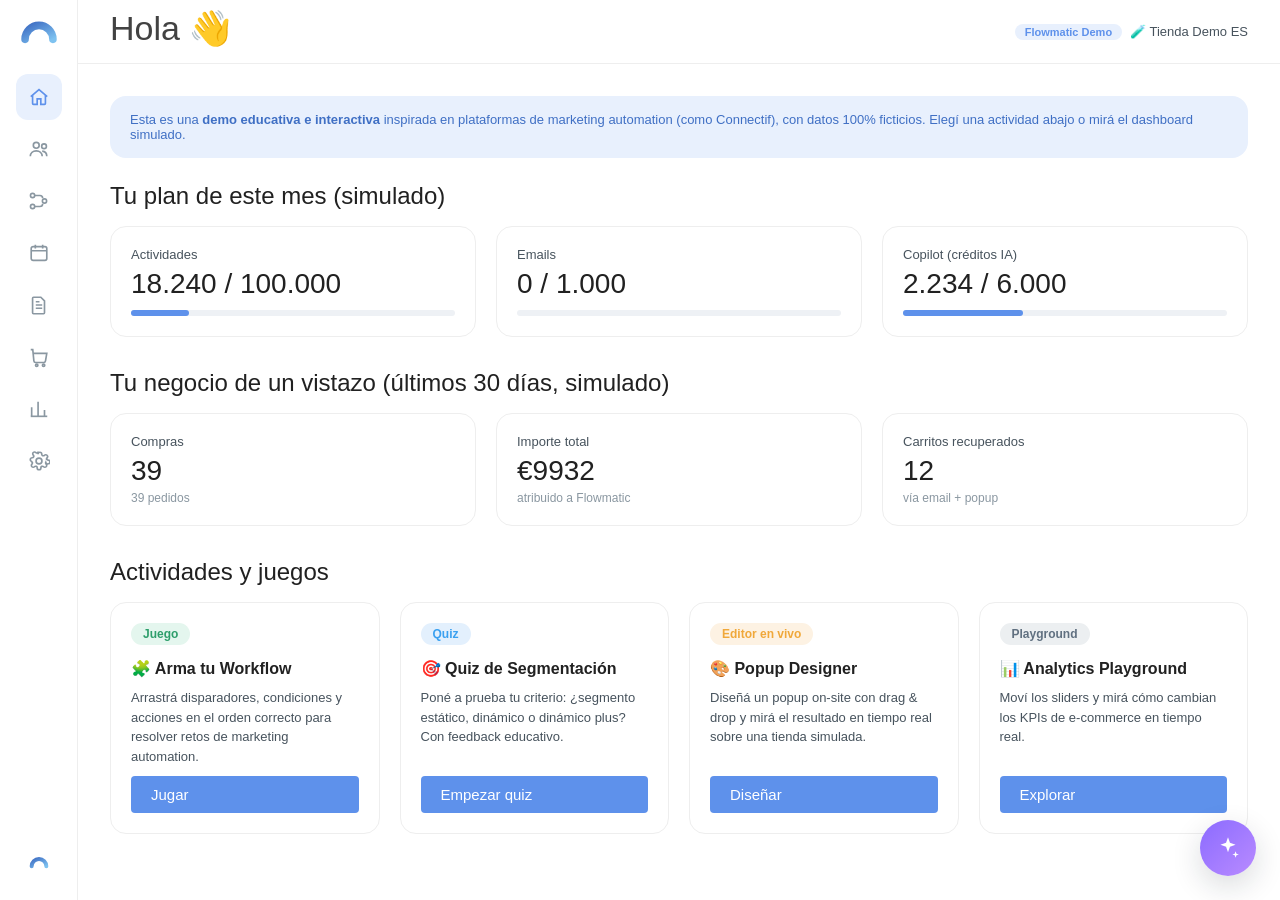
<file: index.html>
<!DOCTYPE html>
<html lang="es">
<head>
<meta charset="UTF-8" />
<meta name="viewport" content="width=device-width, initial-scale=1.0" />
<title>Flowmatic Demo — Dashboard</title>
<link rel="stylesheet" href="tokens.css" />
<link rel="stylesheet" href="layout.css" />
<link rel="stylesheet" href="components.css" />
<style>
  .hero { display: flex; align-items: center; justify-content: space-between; margin-bottom: 8px; }
  .store-pill { display: flex; align-items: center; gap: 8px; font-size: 13px; color: var(--color-text-body); }
  .plan-usage { display: flex; gap: 16px; margin-bottom: 8px; }
  .activities-grid { display: grid; grid-template-columns: repeat(auto-fit, minmax(230px, 1fr)); gap: 20px; margin-top: 16px; }
  .activity-card { display: flex; flex-direction: column; gap: 10px; }
  .activity-card h3 { font-size: 16px; color: var(--color-text-heading); }
  .activity-card p { font-size: 13px; color: var(--color-text-body); line-height: 1.5; flex: 1; }
  .tag-row { display:flex; gap:6px; flex-wrap: wrap; margin-bottom: 4px; }
  .note-banner {
    background: var(--color-primary-light); border-radius: var(--radius-card);
    padding: 16px 20px; font-size: 13px; color: var(--color-primary-dark); margin-bottom: 24px;
  }
</style>
</head>
<body>
  <div class="app-shell">
    <aside class="sidebar" id="sidebar-root"></aside>

    <main class="main">
      <header class="topbar">
        <div class="hero">
          <h1 class="page-title" style="margin-bottom:0;">Hola 👋</h1>
        </div>
        <div class="store-pill">
          <span class="badge">Flowmatic Demo</span>
          <span>🧪 Tienda Demo ES</span>
        </div>
      </header>

      <div class="content">
        <div class="note-banner">
          Esta es una <strong>demo educativa e interactiva</strong> inspirada en plataformas de marketing automation
          (como Connectif), con datos 100% ficticios. Elegí una actividad abajo o mirá el dashboard simulado.
        </div>

        <h2 class="section-title" style="margin-top:0;">Tu plan de este mes (simulado)</h2>
        <div class="grid grid--3">
          <div class="card kpi-card">
            <div class="kpi-label">Actividades</div>
            <div class="kpi-value" id="kpi-activities">—</div>
            <progress id="kpi-activities-bar" value="18" max="100"></progress>
          </div>
          <div class="card kpi-card">
            <div class="kpi-label">Emails</div>
            <div class="kpi-value" id="kpi-emails">—</div>
            <progress id="kpi-emails-bar" value="0" max="100"></progress>
          </div>
          <div class="card kpi-card">
            <div class="kpi-label">Copilot (créditos IA)</div>
            <div class="kpi-value" id="kpi-copilot">—</div>
            <progress id="kpi-copilot-bar" value="37" max="100"></progress>
          </div>
        </div>

        <h2 class="section-title">Tu negocio de un vistazo (últimos 30 días, simulado)</h2>
        <div class="grid grid--3" id="business-kpis"></div>

        <h2 class="section-title">Actividades y juegos</h2>
        <div class="activities-grid">
          <div class="card activity-card">
            <div class="tag-row"><span class="chip chip--active">Juego</span></div>
            <h3>🧩 Arma tu Workflow</h3>
            <p>Arrastrá disparadores, condiciones y acciones en el orden correcto para resolver retos de marketing automation.</p>
            <a class="btn btn--primary" href="workflow-lab.html">Jugar</a>
          </div>
          <div class="card activity-card">
            <div class="tag-row"><span class="chip chip--scheduled">Quiz</span></div>
            <h3>🎯 Quiz de Segmentación</h3>
            <p>Poné a prueba tu criterio: ¿segmento estático, dinámico o dinámico plus? Con feedback educativo.</p>
            <a class="btn btn--primary" href="segment-quiz.html">Empezar quiz</a>
          </div>
          <div class="card activity-card">
            <div class="tag-row"><span class="chip chip--warning">Editor en vivo</span></div>
            <h3>🎨 Popup Designer</h3>
            <p>Diseñá un popup on-site con drag & drop y mirá el resultado en tiempo real sobre una tienda simulada.</p>
            <a class="btn btn--primary" href="popup-designer.html">Diseñar</a>
          </div>
          <div class="card activity-card">
            <div class="tag-row"><span class="chip chip--draft">Playground</span></div>
            <h3>📊 Analytics Playground</h3>
            <p>Moví los sliders y mirá cómo cambian los KPIs de e-commerce en tiempo real.</p>
            <a class="btn btn--primary" href="analytics-playground.html">Explorar</a>
          </div>
        </div>
      </div>
    </main>
  </div>

  <script src="icons.js"></script>
  <script src="fake-data.js"></script>
  <script src="app.js"></script>
  <script>
    initShell({ base: "", active: "home" });

    document.getElementById("kpi-activities").textContent = "18.240 / 100.000";
    document.getElementById("kpi-emails").textContent = "0 / 1.000";
    document.getElementById("kpi-copilot").textContent = "2.234 / 6.000";

    const kpis = fakeKpis(Date.now() % 50);
    const box = document.getElementById("business-kpis");
    const items = [
      { label: "Compras", value: kpis.purchases, sub: `${kpis.purchases} pedidos` },
      { label: "Importe total", value: `€${Number(kpis.purchaseAmount).toLocaleString("es-ES")}`, sub: "atribuido a Flowmatic" },
      { label: "Carritos recuperados", value: kpis.recoveredCarts, sub: "vía email + popup" },
    ];
    box.innerHTML = items.map((it) => `
      <div class="card kpi-card">
        <div class="kpi-label">${it.label}</div>
        <div class="kpi-value">${it.value}</div>
        <div class="kpi-sub">${it.sub}</div>
      </div>
    `).join("");
  </script>
</body>
</html>
</file>
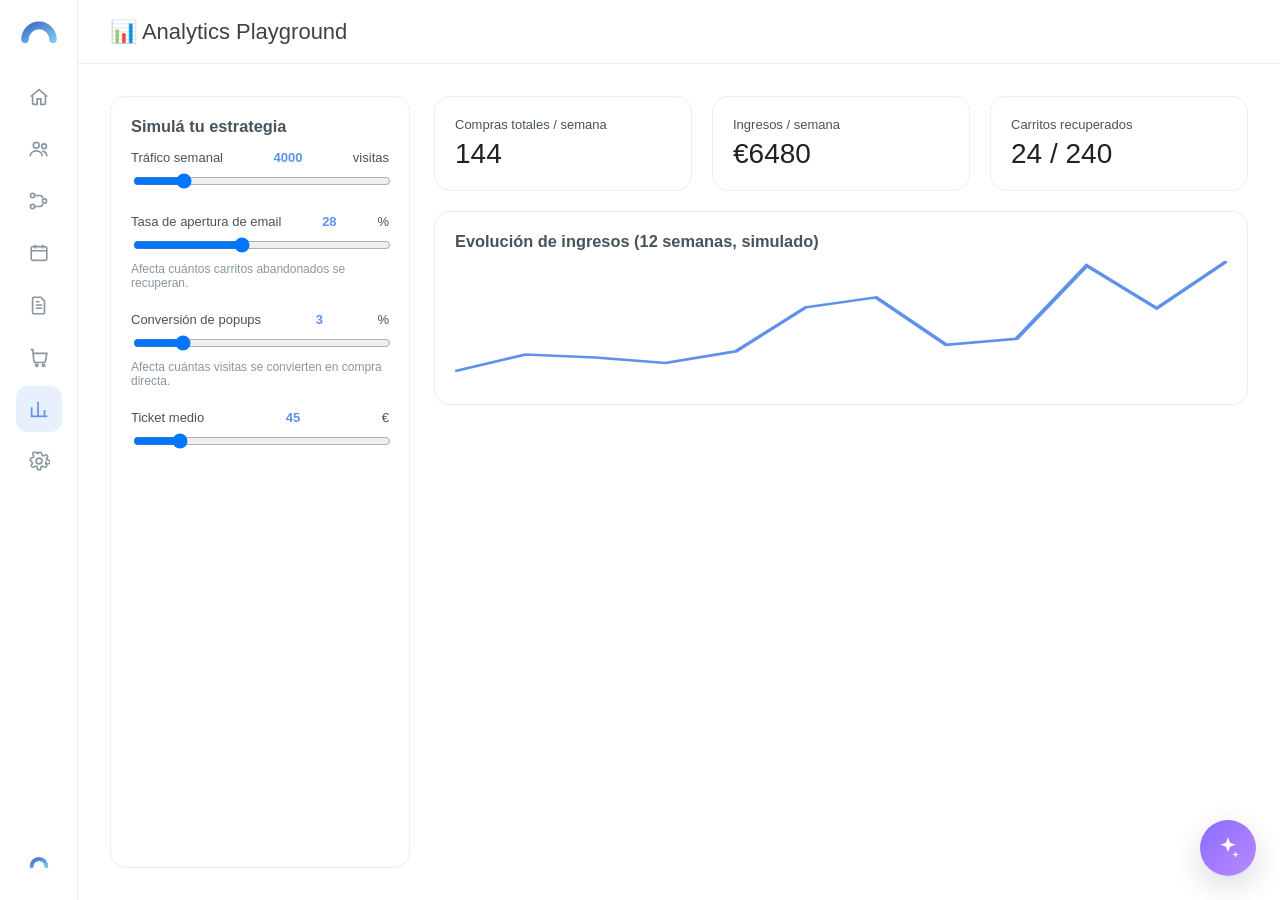
<file: analytics-playground.html>
<!DOCTYPE html>
<html lang="es">
<head>
<meta charset="UTF-8" />
<meta name="viewport" content="width=device-width, initial-scale=1.0" />
<title>Flowmatic Demo — Analytics Playground</title>
<link rel="stylesheet" href="tokens.css" />
<link rel="stylesheet" href="layout.css" />
<link rel="stylesheet" href="components.css" />
<style>
  .ap-layout { display: grid; grid-template-columns: 300px 1fr; gap: 24px; }
  @media (max-width: 900px) { .ap-layout { grid-template-columns: 1fr; } }
  .ap-slider-row { margin-bottom: 22px; }
  .ap-slider-row label { display: flex; justify-content: space-between; font-size: 13px; margin-bottom: 6px; color: var(--color-text-body); }
  .ap-slider-row output { color: var(--color-primary); font-weight: 600; }
  .ap-slider-row input[type="range"] { width: 100%; }
  .ap-chart { width: 100%; height: 120px; }
  .ap-chart path { fill: none; stroke: var(--color-primary); stroke-width: 2.5; }
  .ap-explain { font-size: 12px; color: var(--color-text-muted); margin-top: 6px; }
</style>
</head>
<body>
  <div class="app-shell">
    <aside class="sidebar" id="sidebar-root"></aside>
    <main class="main">
      <header class="topbar">
        <h1 class="page-title" style="margin:0; font-size:22px;">📊 Analytics Playground</h1>
      </header>
      <div class="content ap-layout">
        <div class="card">
          <h3 style="margin-bottom:14px;">Simulá tu estrategia</h3>
          <div class="ap-slider-row">
            <label>Tráfico semanal <output id="out-traffic">4.000</output> visitas</label>
            <input type="range" id="in-traffic" min="500" max="20000" step="100" value="4000" />
          </div>
          <div class="ap-slider-row">
            <label>Tasa de apertura de email <output id="out-open">28</output>%</label>
            <input type="range" id="in-open" min="5" max="60" step="1" value="28" />
            <div class="ap-explain">Afecta cuántos carritos abandonados se recuperan.</div>
          </div>
          <div class="ap-slider-row">
            <label>Conversión de popups <output id="out-popup">3</output>%</label>
            <input type="range" id="in-popup" min="0.5" max="15" step="0.5" value="3" />
            <div class="ap-explain">Afecta cuántas visitas se convierten en compra directa.</div>
          </div>
          <div class="ap-slider-row">
            <label>Ticket medio <output id="out-ticket">45</output>€</label>
            <input type="range" id="in-ticket" min="15" max="200" step="5" value="45" />
          </div>
        </div>

        <div>
          <div class="grid grid--3" id="ap-kpis"></div>
          <div class="card" style="margin-top:20px;">
            <h3 style="margin-bottom:10px;">Evolución de ingresos (12 semanas, simulado)</h3>
            <svg class="ap-chart" id="ap-svg" viewBox="0 0 400 120" preserveAspectRatio="none"></svg>
          </div>
        </div>
      </div>
    </main>
  </div>

  <script src="icons.js"></script>
  <script src="app.js"></script>
  <script src="fake-data.js"></script>
  <script src="analytics-playground.js"></script>
  <script>initShell({ base: "", active: "analytics" });</script>
</body>
</html>
</file>
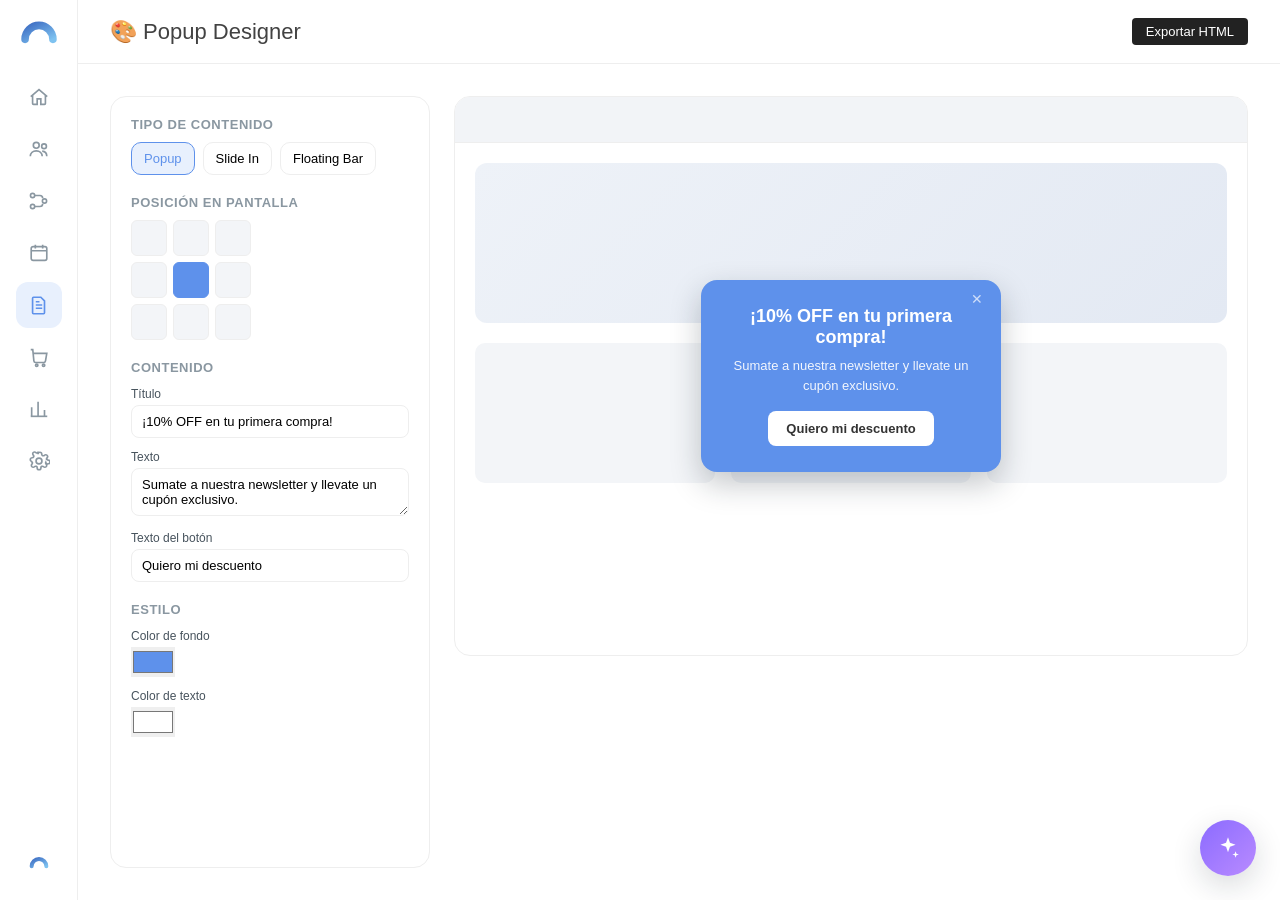
<file: popup-designer.html>
<!DOCTYPE html>
<html lang="es">
<head>
<meta charset="UTF-8" />
<meta name="viewport" content="width=device-width, initial-scale=1.0" />
<title>Flowmatic Demo — Popup Designer</title>
<link rel="stylesheet" href="tokens.css" />
<link rel="stylesheet" href="layout.css" />
<link rel="stylesheet" href="components.css" />
<link rel="stylesheet" href="popup-designer.css" />
</head>
<body>
  <div class="app-shell">
    <aside class="sidebar" id="sidebar-root"></aside>
    <main class="main">
      <header class="topbar">
        <h1 class="page-title" style="margin:0; font-size:22px;">🎨 Popup Designer</h1>
        <button class="btn btn--dark btn--sm" id="export-btn">Exportar HTML</button>
      </header>
      <div class="content pd-layout">
        <div class="card pd-controls">
          <h3 class="pd-h3">Tipo de contenido</h3>
          <div class="pd-type-row" id="type-row">
            <button class="pd-type-btn active" data-type="popup">Popup</button>
            <button class="pd-type-btn" data-type="slidein">Slide In</button>
            <button class="pd-type-btn" data-type="floatingbar">Floating Bar</button>
          </div>

          <h3 class="pd-h3">Posición en pantalla</h3>
          <div class="pd-grid-position" id="position-grid">
            <button class="pd-pos-btn" data-pos="tl"></button>
            <button class="pd-pos-btn" data-pos="tc"></button>
            <button class="pd-pos-btn" data-pos="tr"></button>
            <button class="pd-pos-btn" data-pos="cl"></button>
            <button class="pd-pos-btn active" data-pos="c"></button>
            <button class="pd-pos-btn" data-pos="cr"></button>
            <button class="pd-pos-btn" data-pos="bl"></button>
            <button class="pd-pos-btn" data-pos="bc"></button>
            <button class="pd-pos-btn" data-pos="br"></button>
          </div>

          <h3 class="pd-h3">Contenido</h3>
          <label class="pd-label">Título</label>
          <input class="pd-input" id="input-title" value="¡10% OFF en tu primera compra!" />
          <label class="pd-label">Texto</label>
          <textarea class="pd-input" id="input-body" rows="2">Sumate a nuestra newsletter y llevate un cupón exclusivo.</textarea>
          <label class="pd-label">Texto del botón</label>
          <input class="pd-input" id="input-button" value="Quiero mi descuento" />

          <h3 class="pd-h3">Estilo</h3>
          <label class="pd-label">Color de fondo</label>
          <input class="pd-color" type="color" id="input-bgcolor" value="#5e91eb" />
          <label class="pd-label">Color de texto</label>
          <input class="pd-color" type="color" id="input-textcolor" value="#ffffff" />
        </div>

        <div class="pd-preview-wrap">
          <div class="pd-store-mock">
            <div class="pd-store-topbar"></div>
            <div class="pd-store-hero"></div>
            <div class="pd-store-grid">
              <div class="pd-store-product"></div>
              <div class="pd-store-product"></div>
              <div class="pd-store-product"></div>
            </div>
            <div id="popup-preview" class="pd-content pd-content--popup pd-pos-c">
              <button class="pd-content__close">✕</button>
              <div class="pd-content__title" id="preview-title"></div>
              <div class="pd-content__body" id="preview-body"></div>
              <button class="pd-content__cta" id="preview-button"></button>
            </div>
          </div>
        </div>
      </div>
    </main>
  </div>

  <textarea id="export-output" style="display:none;"></textarea>

  <script src="icons.js"></script>
  <script src="app.js"></script>
  <script src="popup-designer.js"></script>
  <script>initShell({ base: "", active: "content" });</script>
</body>
</html>
</file>
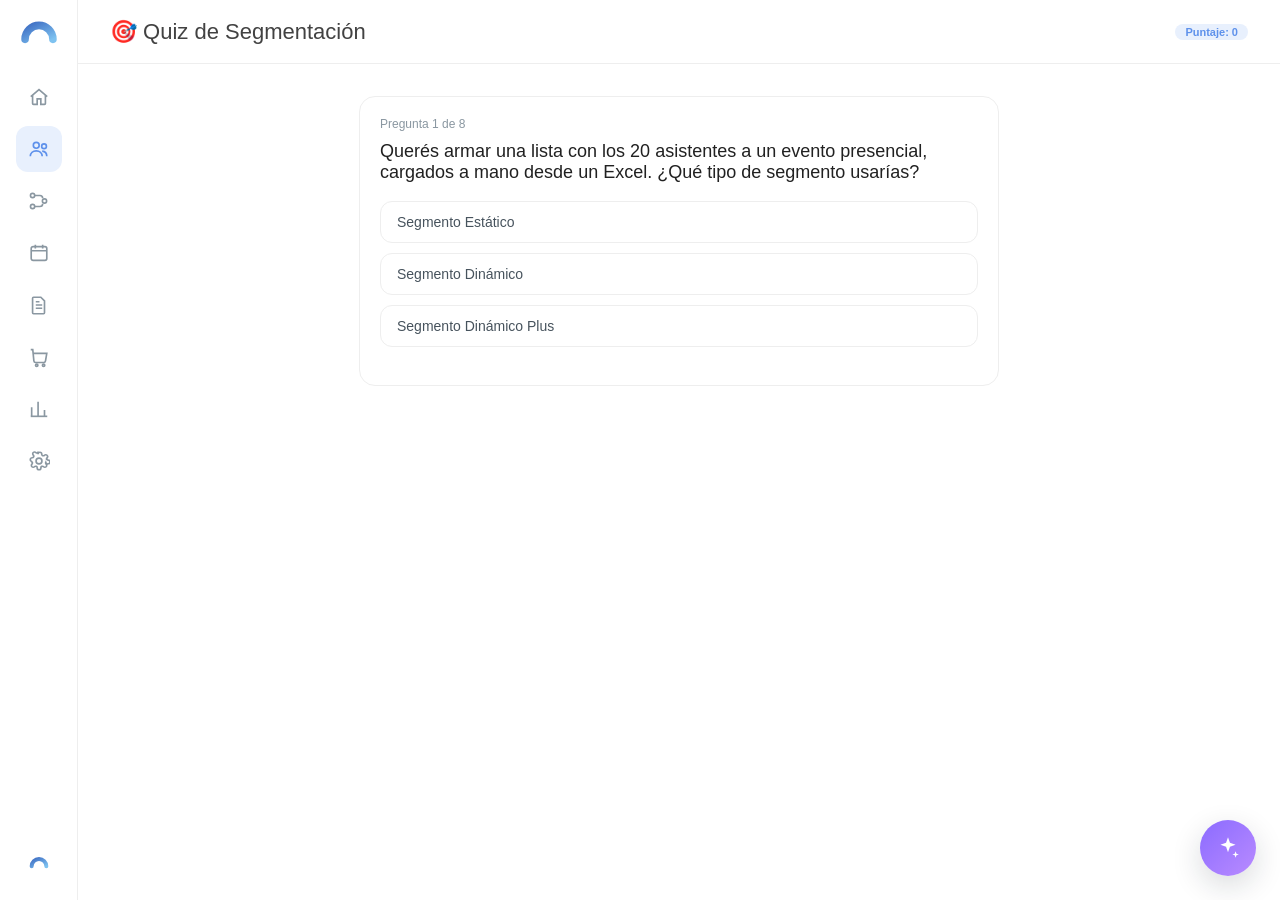
<file: segment-quiz.html>
<!DOCTYPE html>
<html lang="es">
<head>
<meta charset="UTF-8" />
<meta name="viewport" content="width=device-width, initial-scale=1.0" />
<title>Flowmatic Demo — Quiz de Segmentación</title>
<link rel="stylesheet" href="tokens.css" />
<link rel="stylesheet" href="layout.css" />
<link rel="stylesheet" href="components.css" />
<style>
  .quiz-card { max-width: 640px; margin: 0 auto; }
  .quiz-progress { font-size: 12px; color: var(--color-text-muted); margin-bottom: 10px; }
  .quiz-question { font-size: 18px; color: var(--color-text-heading); margin-bottom: 18px; }
  .quiz-options { display: flex; flex-direction: column; gap: 10px; margin-bottom: 18px; }
  .quiz-option {
    text-align: left; padding: 12px 16px; border-radius: 12px; border: 1.5px solid var(--color-border);
    background: #fff; cursor: pointer; font-family: var(--font-base); font-size: 14px; color: var(--color-text-body);
  }
  .quiz-option:hover { border-color: var(--color-primary); }
  .quiz-option.correct { border-color: var(--color-success); background: var(--color-success-bg); }
  .quiz-option.incorrect { border-color: var(--color-danger); background: var(--color-danger-bg); }
  .quiz-explain { font-size: 13px; background: var(--color-bg-soft); padding: 12px 16px; border-radius: 12px; margin-bottom: 18px; display:none; }
  .quiz-final { text-align: center; }
  .quiz-final .big-score { font-size: 42px; color: var(--color-primary); }
</style>
</head>
<body>
  <div class="app-shell">
    <aside class="sidebar" id="sidebar-root"></aside>
    <main class="main">
      <header class="topbar">
        <h1 class="page-title" style="margin:0; font-size:22px;">🎯 Quiz de Segmentación</h1>
        <div id="score-pill" class="badge">Puntaje: 0</div>
      </header>
      <div class="content">
        <div class="card quiz-card" id="quiz-container"></div>
      </div>
    </main>
  </div>

  <script src="icons.js"></script>
  <script src="app.js"></script>
  <script src="segment-quiz.js"></script>
  <script>initShell({ base: "", active: "audience" });</script>
</body>
</html>
</file>
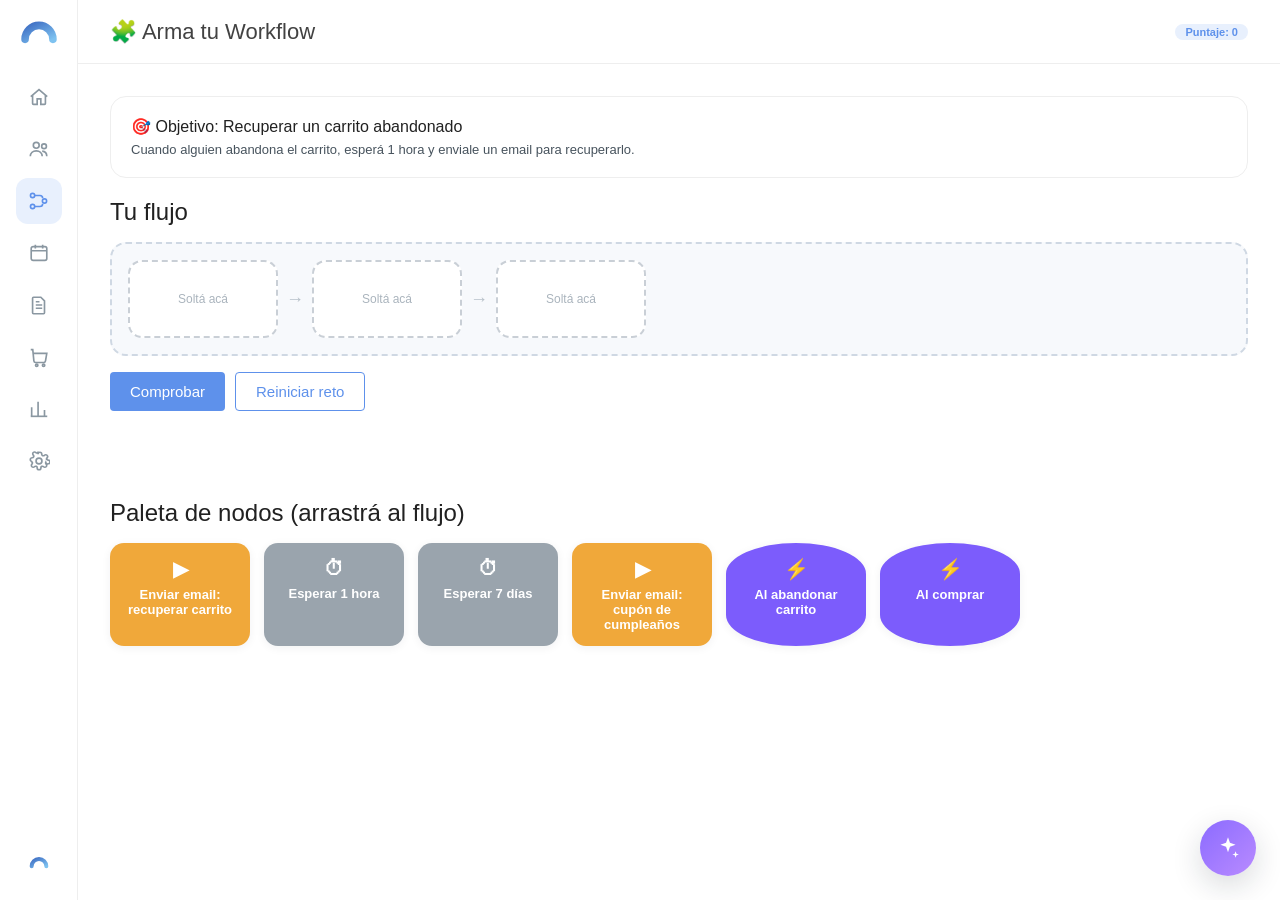
<file: workflow-lab.html>
<!DOCTYPE html>
<html lang="es">
<head>
<meta charset="UTF-8" />
<meta name="viewport" content="width=device-width, initial-scale=1.0" />
<title>Flowmatic Demo — Arma tu Workflow</title>
<link rel="stylesheet" href="tokens.css" />
<link rel="stylesheet" href="layout.css" />
<link rel="stylesheet" href="components.css" />
<link rel="stylesheet" href="workflow-lab.css" />
</head>
<body>
  <div class="app-shell">
    <aside class="sidebar" id="sidebar-root"></aside>
    <main class="main">
      <header class="topbar">
        <h1 class="page-title" style="margin:0; font-size:22px;">🧩 Arma tu Workflow</h1>
        <div id="score-pill" class="badge">Puntaje: 0</div>
      </header>
      <div class="content">
        <div class="card" style="margin-bottom:20px;">
          <div id="challenge-goal" style="font-size:16px; color:var(--color-text-heading); margin-bottom:6px;"></div>
          <div id="challenge-desc" style="font-size:13px; color:var(--color-text-body);"></div>
        </div>

        <h2 class="section-title" style="margin-top:0;">Tu flujo</h2>
        <div id="drop-track" class="drop-track"></div>
        <div style="display:flex; gap:10px; margin: 16px 0 32px;">
          <button class="btn btn--primary" id="check-btn">Comprobar</button>
          <button class="btn btn--ghost" id="reset-btn">Reiniciar reto</button>
          <button class="btn btn--dark" id="next-btn" style="display:none;">Siguiente reto →</button>
        </div>
        <div id="feedback"></div>

        <h2 class="section-title">Paleta de nodos (arrastrá al flujo)</h2>
        <div id="node-palette" class="node-palette"></div>
      </div>
    </main>
  </div>

  <script src="icons.js"></script>
  <script src="app.js"></script>
  <script src="workflow-lab.js"></script>
  <script>initShell({ base: "", active: "workflows" });</script>
</body>
</html>
</file>
<file: tokens.css>
/* =========================================================
   DESIGN TOKENS
   Inspirados en el panel real de Connectif (stage.connectif.cloud)
   Fuente: análisis de CSS computado, agosto 2026.
   ========================================================= */
:root {
  /* Color */
  --color-primary: #5e91eb;
  --color-primary-dark: #3f6fc4;
  --color-primary-light: #e8f0fd;
  --color-text-heading: #212121;
  --color-text-strong: #424242;
  --color-text-body: #47535d;
  --color-text-muted: #8a97a1;
  --color-bg: #ffffff;
  --color-bg-soft: #f7f9fc;
  --color-border: #eeeeee;
  --color-success: #2e9e6b;
  --color-success-bg: #e4f6ee;
  --color-warning: #f0a83a;
  --color-warning-bg: #fdf2e3;
  --color-danger: #e2574c;
  --color-danger-bg: #fceceb;
  --color-info: #3aa0f0;

  /* Copilot / AI theme (dark + purple) */
  --copilot-bg: #14121f;
  --copilot-bg-elevated: #1c1930;
  --copilot-accent: #8b6bff;
  --copilot-accent-2: #b98bff;
  --copilot-text: #f4f2ff;

  /* Node colors (workflow builder) */
  --node-trigger: #7c5cfc;
  --node-action-email: #f0a83a;
  --node-action-system: #9aa4ad;
  --node-action-web: #3aa0f0;
  --node-ecommerce: #8a5cf6;
  --node-condition-yes: #2e9e6b;
  --node-condition-no: #e2574c;

  /* Type */
  --font-base: "Source Sans Pro", "Segoe UI", Helvetica, Arial, sans-serif;
  --fs-body: 14px;
  --fs-h1: 34px;
  --fs-h2: 24px;
  --fs-h3: 18px;
  --fs-small: 12px;
  --fw-regular: 400;
  --fw-semibold: 600;
  --fw-bold: 700;

  /* Radius / shadow */
  --radius-card: 16px;
  --radius-btn: 4px;
  --radius-pill: 999px;
  --shadow-soft: 0 2px 10px rgba(20, 30, 45, 0.06);
  --shadow-float: 0 10px 30px rgba(20, 30, 45, 0.16);

  /* Layout */
  --sidebar-width: 78px;
  --topbar-height: 64px;
}
</file>
<file: layout.css>
* { box-sizing: border-box; }
html, body {
  margin: 0;
  padding: 0;
  font-family: var(--font-base);
  font-size: var(--fs-body);
  color: var(--color-text-body);
  background: var(--color-bg);
}

a { color: var(--color-primary); text-decoration: none; }
a:hover { text-decoration: underline; }

h1, h2, h3, p { margin: 0; }

.app-shell {
  display: flex;
  min-height: 100vh;
}

/* Sidebar */
.sidebar {
  width: var(--sidebar-width);
  flex-shrink: 0;
  background: #fff;
  border-right: 1px solid var(--color-border);
  display: flex;
  flex-direction: column;
  align-items: center;
  padding: 14px 0;
  position: sticky;
  top: 0;
  height: 100vh;
}

.sidebar__logo {
  width: 38px;
  height: 38px;
  margin-bottom: 22px;
}

.sidebar__nav {
  display: flex;
  flex-direction: column;
  gap: 6px;
  flex: 1;
}

.sidebar__item {
  width: 46px;
  height: 46px;
  border-radius: 12px;
  display: flex;
  align-items: center;
  justify-content: center;
  color: #8a97a1;
  cursor: pointer;
  transition: background 0.15s, color 0.15s;
  position: relative;
}

.sidebar__item svg { width: 22px; height: 22px; }

.sidebar__item:hover,
.sidebar__item.active {
  background: var(--color-primary-light);
  color: var(--color-primary);
}

.sidebar__item .tooltip {
  position: absolute;
  left: 56px;
  top: 50%;
  transform: translateY(-50%);
  background: #222;
  color: #fff;
  padding: 6px 10px;
  border-radius: 6px;
  font-size: 12px;
  white-space: nowrap;
  opacity: 0;
  pointer-events: none;
  transition: opacity 0.15s;
}
.sidebar__item:hover .tooltip { opacity: 1; }

.sidebar__footer {
  display: flex;
  flex-direction: column;
  align-items: center;
  gap: 10px;
}

/* Main content */
.main {
  flex: 1;
  min-width: 0;
  display: flex;
  flex-direction: column;
}

.topbar {
  height: var(--topbar-height);
  display: flex;
  align-items: center;
  justify-content: space-between;
  padding: 0 32px;
  border-bottom: 1px solid var(--color-border);
}

.content {
  padding: 32px;
  flex: 1;
}

.page-title {
  font-size: var(--fs-h1);
  font-weight: var(--fw-regular);
  color: var(--color-text-strong);
  margin-bottom: 24px;
}

.section-title {
  font-size: var(--fs-h2);
  font-weight: var(--fw-regular);
  color: var(--color-text-heading);
  margin: 32px 0 16px;
}

.grid {
  display: grid;
  gap: 20px;
}
.grid--3 { grid-template-columns: repeat(3, 1fr); }
.grid--2 { grid-template-columns: repeat(2, 1fr); }

@media (max-width: 900px) {
  .grid--3, .grid--2 { grid-template-columns: 1fr; }
  .sidebar { display: none; }
}

/* Copilot floating button + panel */
.copilot-fab {
  position: fixed;
  right: 24px;
  bottom: 24px;
  width: 56px;
  height: 56px;
  border-radius: 50%;
  background: linear-gradient(135deg, var(--copilot-accent), var(--copilot-accent-2));
  display: flex;
  align-items: center;
  justify-content: center;
  cursor: pointer;
  box-shadow: var(--shadow-float);
  z-index: 50;
  border: none;
}
.copilot-fab svg { width: 26px; height: 26px; color: #fff; }

.copilot-panel {
  position: fixed;
  right: 24px;
  bottom: 92px;
  width: 380px;
  max-height: 70vh;
  background: var(--copilot-bg);
  color: var(--copilot-text);
  border-radius: 20px;
  box-shadow: var(--shadow-float);
  display: none;
  flex-direction: column;
  overflow: hidden;
  z-index: 50;
  border: 1px solid rgba(139, 107, 255, 0.35);
}
.copilot-panel.open { display: flex; }

.copilot-panel__header {
  padding: 16px 18px;
  display: flex;
  align-items: center;
  justify-content: space-between;
  border-bottom: 1px solid rgba(255,255,255,0.08);
}
.copilot-panel__header strong {
  background: linear-gradient(90deg, var(--copilot-accent), var(--copilot-accent-2));
  -webkit-background-clip: text;
  background-clip: text;
  color: transparent;
  font-size: 18px;
}
.copilot-panel__close {
  background: none; border: none; color: #fff; opacity: 0.6; cursor: pointer; font-size: 18px;
}

.copilot-panel__body {
  padding: 16px 18px;
  overflow-y: auto;
  flex: 1;
  display: flex;
  flex-direction: column;
  gap: 10px;
}

.copilot-msg {
  padding: 10px 14px;
  border-radius: 14px;
  font-size: 13px;
  line-height: 1.5;
  max-width: 88%;
}
.copilot-msg--bot {
  background: var(--copilot-bg-elevated);
  align-self: flex-start;
}
.copilot-msg--user {
  background: linear-gradient(135deg, var(--copilot-accent), var(--copilot-accent-2));
  align-self: flex-end;
  color: #fff;
}

.copilot-suggestions {
  display: flex;
  flex-direction: column;
  gap: 8px;
  margin-top: 6px;
}
.copilot-suggestion {
  background: var(--copilot-bg-elevated);
  border: 1px solid rgba(255,255,255,0.06);
  color: var(--copilot-text);
  padding: 10px 12px;
  border-radius: 10px;
  font-size: 13px;
  text-align: left;
  cursor: pointer;
}
.copilot-suggestion:hover { border-color: var(--copilot-accent); }

.copilot-panel__input {
  padding: 12px 14px;
  border-top: 1px solid rgba(255,255,255,0.08);
  display: flex;
  gap: 8px;
}
.copilot-panel__input input {
  flex: 1;
  background: var(--copilot-bg-elevated);
  border: 1px solid rgba(139,107,255,0.4);
  border-radius: 10px;
  padding: 10px 12px;
  color: #fff;
  font-family: var(--font-base);
  font-size: 13px;
}
.copilot-panel__input button {
  background: linear-gradient(135deg, var(--copilot-accent), var(--copilot-accent-2));
  border: none;
  color: #fff;
  border-radius: 10px;
  padding: 0 14px;
  cursor: pointer;
  font-weight: var(--fw-semibold);
}
</file>
<file: components.css>
/* Cards */
.card {
  background: #fff;
  border: 0.8px solid var(--color-border);
  border-radius: var(--radius-card);
  padding: 20px;
}
.card--soft { background: var(--color-bg-soft); border: none; }

.kpi-card .kpi-label { color: var(--color-text-body); font-size: 13px; margin-bottom: 6px; }
.kpi-card .kpi-value { font-size: 28px; color: var(--color-text-heading); }
.kpi-card .kpi-sub { font-size: 12px; color: var(--color-text-muted); margin-top: 4px; }
.kpi-card progress {
  width: 100%; height: 6px; margin-top: 10px; appearance: none; border: none;
}
.kpi-card progress::-webkit-progress-bar { background: #eef1f5; border-radius: 4px; }
.kpi-card progress::-webkit-progress-value { background: var(--color-primary); border-radius: 4px; }

/* Buttons */
.btn {
  display: inline-flex;
  align-items: center;
  gap: 8px;
  border: none;
  border-radius: var(--radius-btn);
  padding: 10px 20px;
  font-family: var(--font-base);
  font-size: 15px;
  cursor: pointer;
  transition: filter 0.15s, transform 0.05s;
}
.btn:active { transform: translateY(1px); }
.btn--primary { background: var(--color-primary); color: #fff; }
.btn--primary:hover { filter: brightness(1.06); }
.btn--ghost { background: transparent; color: var(--color-primary); border: 1px solid var(--color-primary); }
.btn--dark { background: #222; color: #fff; }
.btn--success { background: var(--color-success); color: #fff; }
.btn--sm { padding: 6px 14px; font-size: 13px; }

/* Chips */
.chip {
  display: inline-flex;
  align-items: center;
  gap: 6px;
  padding: 4px 12px;
  border-radius: var(--radius-pill);
  font-size: 12px;
  font-weight: var(--fw-semibold);
}
.chip--draft { background: #eceff1; color: #607080; }
.chip--active { background: var(--color-success-bg); color: var(--color-success); }
.chip--scheduled { background: #e3f0fd; color: var(--color-info); }
.chip--warning { background: var(--color-warning-bg); color: var(--color-warning); }

/* Workflow node palette (used across pages) */
.wf-node {
  width: 140px;
  border-radius: 14px;
  padding: 14px 10px;
  color: #fff;
  text-align: center;
  font-size: 13px;
  font-weight: var(--fw-semibold);
  cursor: grab;
  user-select: none;
  box-shadow: var(--shadow-soft);
}
.wf-node .wf-node__icon { font-size: 20px; display: block; margin-bottom: 6px; }
.wf-node--trigger { background: var(--node-trigger); border-radius: 50% / 30%; }
.wf-node--email { background: var(--node-action-email); }
.wf-node--system { background: var(--node-action-system); }
.wf-node--web { background: var(--node-action-web); }
.wf-node--ecommerce { background: var(--node-ecommerce); }
.wf-node--condition { background: #fff; color: #333; border: 2px dashed #c9cfd6; }

.wf-node.placed { cursor: default; }
.wf-node.correct { outline: 3px solid var(--color-success); }
.wf-node.incorrect { outline: 3px solid var(--color-danger); }

/* Generic pill badge */
.badge {
  display: inline-block;
  padding: 2px 10px;
  border-radius: var(--radius-pill);
  font-size: 11px;
  font-weight: var(--fw-semibold);
  background: var(--color-primary-light);
  color: var(--color-primary);
}
</file>
<file: popup-designer.css>
.pd-layout {
  display: grid;
  grid-template-columns: 320px 1fr;
  gap: 24px;
}
@media (max-width: 900px) { .pd-layout { grid-template-columns: 1fr; } }

.pd-h3 { font-size: 13px; text-transform: uppercase; letter-spacing: 0.04em; color: var(--color-text-muted); margin: 20px 0 10px; }
.pd-h3:first-child { margin-top: 0; }

.pd-type-row { display: flex; gap: 8px; flex-wrap: wrap; }
.pd-type-btn {
  border: 1.5px solid var(--color-border); background: #fff; border-radius: 10px;
  padding: 8px 12px; font-size: 13px; cursor: pointer; font-family: var(--font-base);
}
.pd-type-btn.active { border-color: var(--color-primary); color: var(--color-primary); background: var(--color-primary-light); }

.pd-grid-position {
  display: grid;
  grid-template-columns: repeat(3, 1fr);
  gap: 6px;
  width: 120px;
}
.pd-pos-btn {
  width: 36px; height: 36px; border-radius: 6px; border: 1.5px solid var(--color-border);
  background: #f3f5f8; cursor: pointer;
}
.pd-pos-btn.active { background: var(--color-primary); border-color: var(--color-primary); }

.pd-label { display: block; font-size: 12px; color: var(--color-text-body); margin: 12px 0 4px; }
.pd-input {
  width: 100%; border: 1.5px solid var(--color-border); border-radius: 8px; padding: 8px 10px;
  font-family: var(--font-base); font-size: 13px; resize: vertical;
}
.pd-color { width: 44px; height: 30px; border: none; padding: 0; cursor: pointer; }

.pd-preview-wrap { min-width: 0; }
.pd-store-mock {
  position: relative;
  background: #fff;
  border-radius: 16px;
  border: 1px solid var(--color-border);
  overflow: hidden;
  min-height: 560px;
}
.pd-store-topbar { height: 46px; background: #f2f4f7; border-bottom: 1px solid var(--color-border); }
.pd-store-hero { height: 160px; margin: 20px; background: linear-gradient(135deg, #eef2f8, #e3e9f3); border-radius: 12px; }
.pd-store-grid { display: flex; gap: 16px; margin: 0 20px; }
.pd-store-product { flex: 1; height: 140px; background: #f3f5f8; border-radius: 10px; }

/* Popup content block, positioned via classes */
.pd-content {
  position: absolute;
  width: 300px;
  background: #5e91eb;
  color: #fff;
  border-radius: 16px;
  padding: 26px 22px;
  box-shadow: 0 12px 30px rgba(20,30,45,0.25);
  text-align: center;
}
.pd-content__close {
  position: absolute; top: 10px; right: 12px; background: none; border: none;
  color: inherit; opacity: 0.7; cursor: pointer; font-size: 14px;
}
.pd-content__title { font-size: 18px; font-weight: 600; margin-bottom: 8px; }
.pd-content__body { font-size: 13px; opacity: 0.92; margin-bottom: 16px; line-height: 1.5; }
.pd-content__cta {
  background: #fff; color: #333; border: none; border-radius: 8px; padding: 10px 18px;
  font-family: var(--font-base); font-weight: 600; cursor: pointer; font-size: 13px;
}

/* Positions */
.pd-pos-tl { top: 20px; left: 20px; }
.pd-pos-tc { top: 20px; left: 50%; transform: translateX(-50%); }
.pd-pos-tr { top: 20px; right: 20px; }
.pd-pos-cl { top: 50%; left: 20px; transform: translateY(-50%); }
.pd-pos-c  { top: 50%; left: 50%; transform: translate(-50%, -50%); }
.pd-pos-cr { top: 50%; right: 20px; transform: translateY(-50%); }
.pd-pos-bl { bottom: 20px; left: 20px; }
.pd-pos-bc { bottom: 20px; left: 50%; transform: translateX(-50%); }
.pd-pos-br { bottom: 20px; right: 20px; }

/* Type variants */
.pd-content--floatingbar {
  width: calc(100% - 40px);
  border-radius: 10px;
  display: flex;
  align-items: center;
  justify-content: space-between;
  text-align: left;
  gap: 16px;
}
.pd-content--floatingbar .pd-content__title { margin-bottom: 0; }
.pd-content--floatingbar .pd-content__body { display: none; }

.pd-content--slidein {
  width: 280px;
}
</file>
<file: workflow-lab.css>
.drop-track {
  display: flex;
  align-items: center;
  gap: 8px;
  flex-wrap: wrap;
  min-height: 96px;
  padding: 16px;
  background: var(--color-bg-soft);
  border: 2px dashed #cfd8e3;
  border-radius: var(--radius-card);
}
.drop-slot {
  width: 150px;
  height: 78px;
  border-radius: 14px;
  border: 2px dashed #c9cfd6;
  display: flex;
  align-items: center;
  justify-content: center;
  color: #aab4bd;
  font-size: 12px;
  text-align: center;
  flex-shrink: 0;
  background: #fff;
}
.drop-slot.filled { border-style: solid; padding: 0; }
.track-arrow { color: #b7c0c9; font-size: 18px; flex-shrink: 0; }

.node-palette {
  display: flex;
  flex-wrap: wrap;
  gap: 14px;
}

#feedback { font-size: 14px; min-height: 24px; margin-bottom: 10px; font-weight: 600; }
#feedback.ok { color: var(--color-success); }
#feedback.bad { color: var(--color-danger); }
</file>
